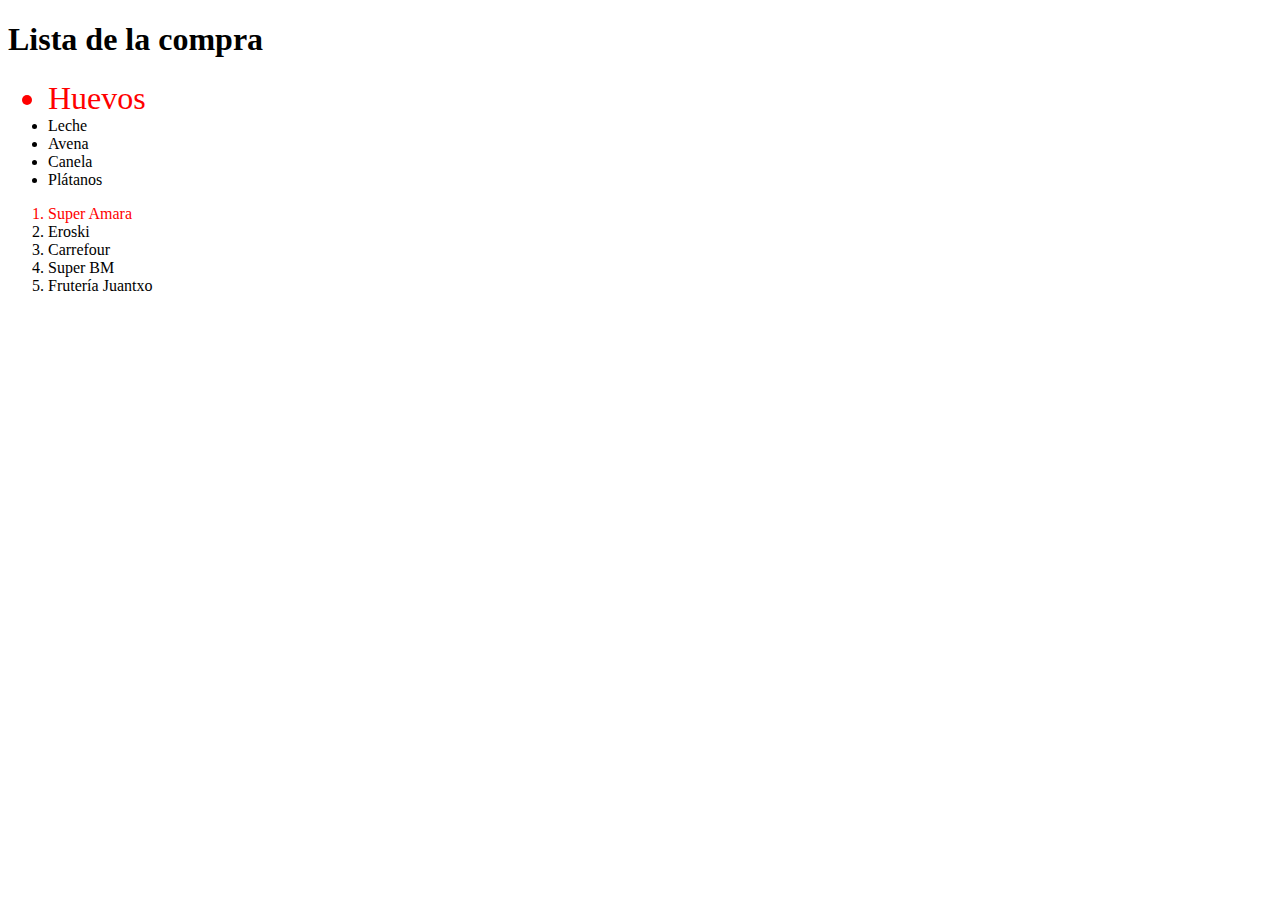
<file: 04-intro-css/index.html>
<!DOCTYPE html>
<html lang="en">
  <head>
    <meta charset="UTF-8" />
    <meta http-equiv="X-UA-Compatible" content="IE=edge" />
    <meta name="viewport" content="width=device-width, initial-scale=1.0" />
    <title>Ganando precisión con los selectores en CSS</title>
    <link rel="stylesheet" href="styles.css" />
  </head>
  <body>
    <h1 id="titulo" class="encabezado">Lista de la compra</h1>
    <ul>
      <li id="elemento-1">Huevos</li>
      <li id="elemento-2">Leche</li>
      <li id="elemento-3">Avena</li>
      <li id="elemento-4">Canela</li>
      <li id="elemento-5">Plátanos</li>
    </ul>
    <ol>
      <li id="elemento-1">Super Amara</li>
      <li id="elemento-2">Eroski</li>
      <li id="elemento-3">Carrefour</li>
      <li id="elemento-4">Super BM</li>
      <li id="elemento-5">Frutería Juantxo</li>
    </ol>
  </body>
</html>
</file>
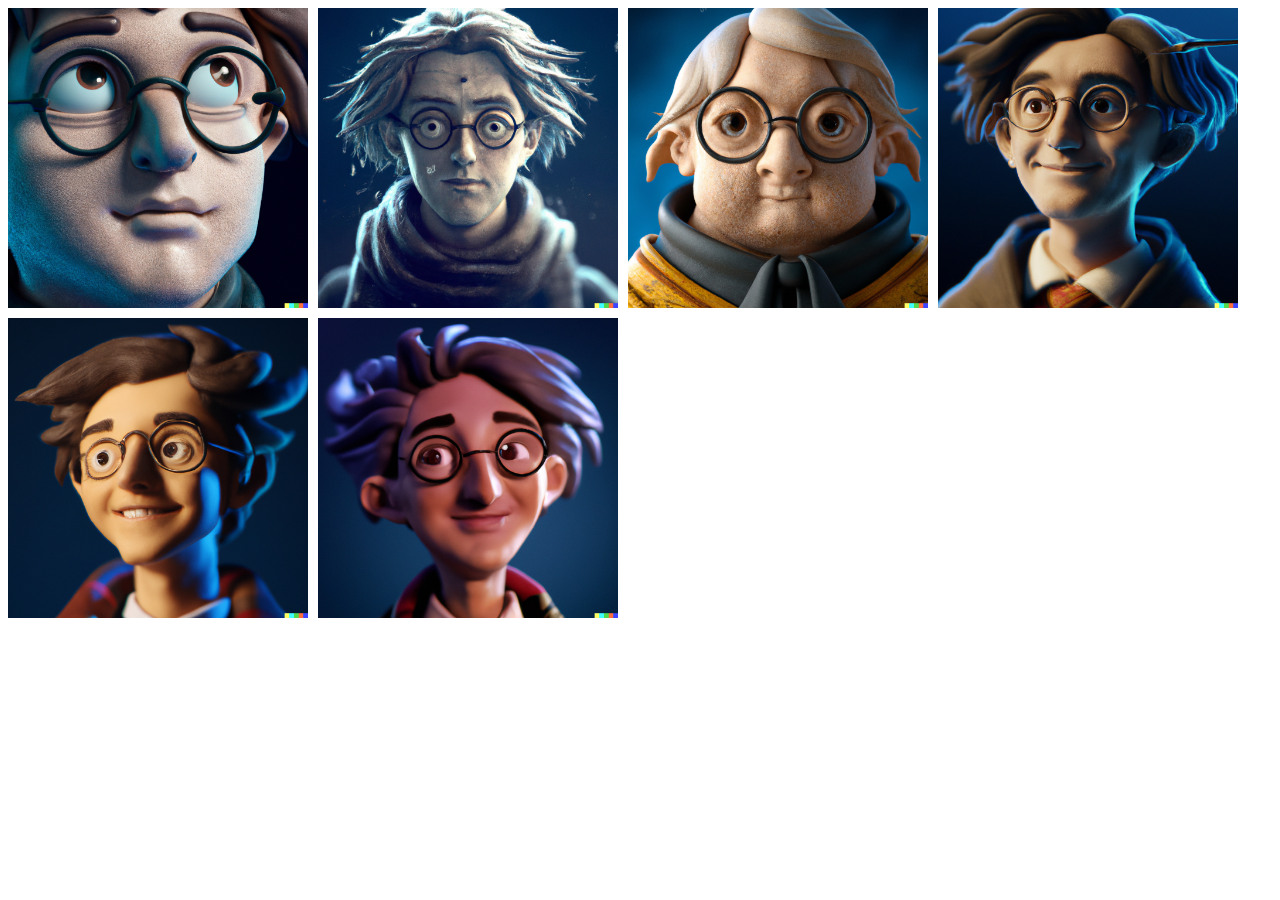
<file: 05-layout/index.html>
<!DOCTYPE html>
<html lang="en">
  <head>
    <meta charset="UTF-8" />
    <meta http-equiv="X-UA-Compatible" content="IE=edge" />
    <meta name="viewport" content="width=device-width, initial-scale=1.0" />
    <title>Disposición de elementos en CSS</title>
    <link rel="stylesheet" href="styles.css" />
  </head>
  <body>
    <div class="container">
      <img src="./assets/DALL·E-1.png" alt="DALL·E-1" class="image" />
      <img src="./assets/DALL·E-2.png" alt="DALL·E-2" class="image" />
      <img src="./assets/DALL·E-3.png" alt="DALL·E-3" class="image" />
      <img src="./assets/DALL·E-4.png" alt="DALL·E-4" class="image" />
      <img src="./assets/DALL·E-5.png" alt="DALL·E-5" class="image" />
      <img src="./assets/DALL·E-6.png" alt="DALL·E-6" class="image" />
    </div>
  </body>
</html>
</file>
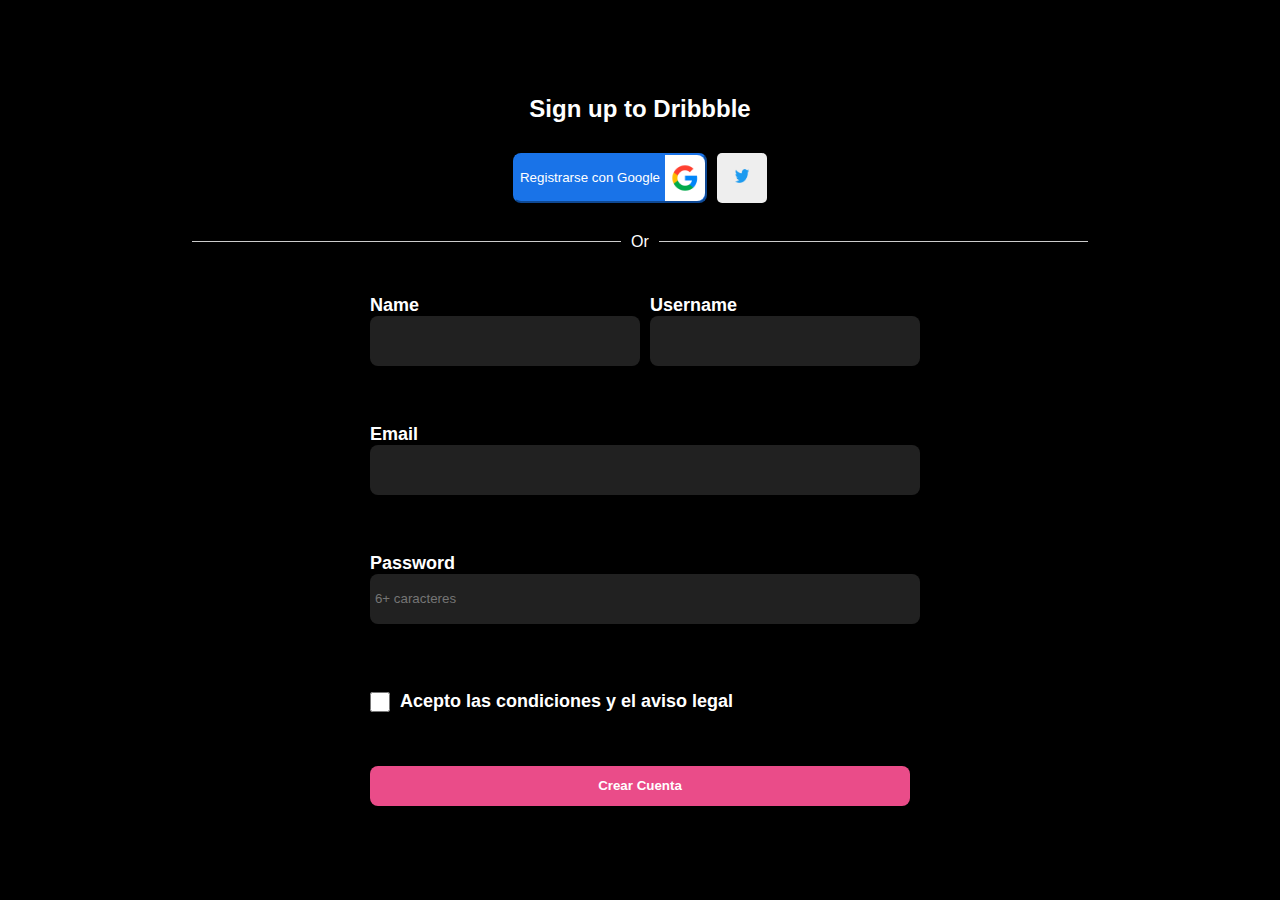
<file: 07-forms/index.html>
<!DOCTYPE html>
<html lang="en">
  <head>
    <meta charset="UTF-8" />
    <meta http-equiv="X-UA-Compatible" content="IE=edge" />
    <meta name="viewport" content="width=device-width, initial-scale=1.0" />
    <title>Document</title>
    <link rel="stylesheet" href="styles.css" />
  </head>
  <body>
    <div class="container">
      <h2>Sign up to Dribbble</h2>
      <div class="btns-signup">
        <button id="google-btn">
          <span>Registrarse con Google</span>
          <picture id="google-picture">
            <img
              src="./assets/google.png"
              alt="google"
              width="40px"
              height="40px"
            />
          </picture>
        </button>
        <button id="twitter-btn">
          <picture id="twitter-picture">
            <img
              src="./assets//twitter.webp"
              alt="twitter"
              width="14px"
              height="14px"
            />
          </picture>
        </button>
      </div>
      <div class="separator">
        <hr />
        <span>Or</span>
        <hr />
      </div>
      <form action="" method="">
        <div class="section-inputs">
          <label for="name">
            <span>Name</span>
            <input id="name" name="name" />
          </label>
          <label for="username">
            <span>Username</span>
            <input id="username" name="username" />
          </label>
        </div>
        <label for="email">
          <span>Email</span>
          <input id="email" name="email" />
        </label>
        <label for="password">
          <span>Password</span>
          <input
            type="password"
            id="password"
            name="password"
            placeholder="6+ caracteres"
          />
        </label>
        <label for="checkbox" class="checkbox-label">
          <input type="checkbox" id="checkbox" />
          <span>Acepto las condiciones y el aviso legal</span>
        </label>
        <button type="submit" class="submit-btn">Crear Cuenta</button>
      </form>
    </div>
  </body>
</html>
</file>
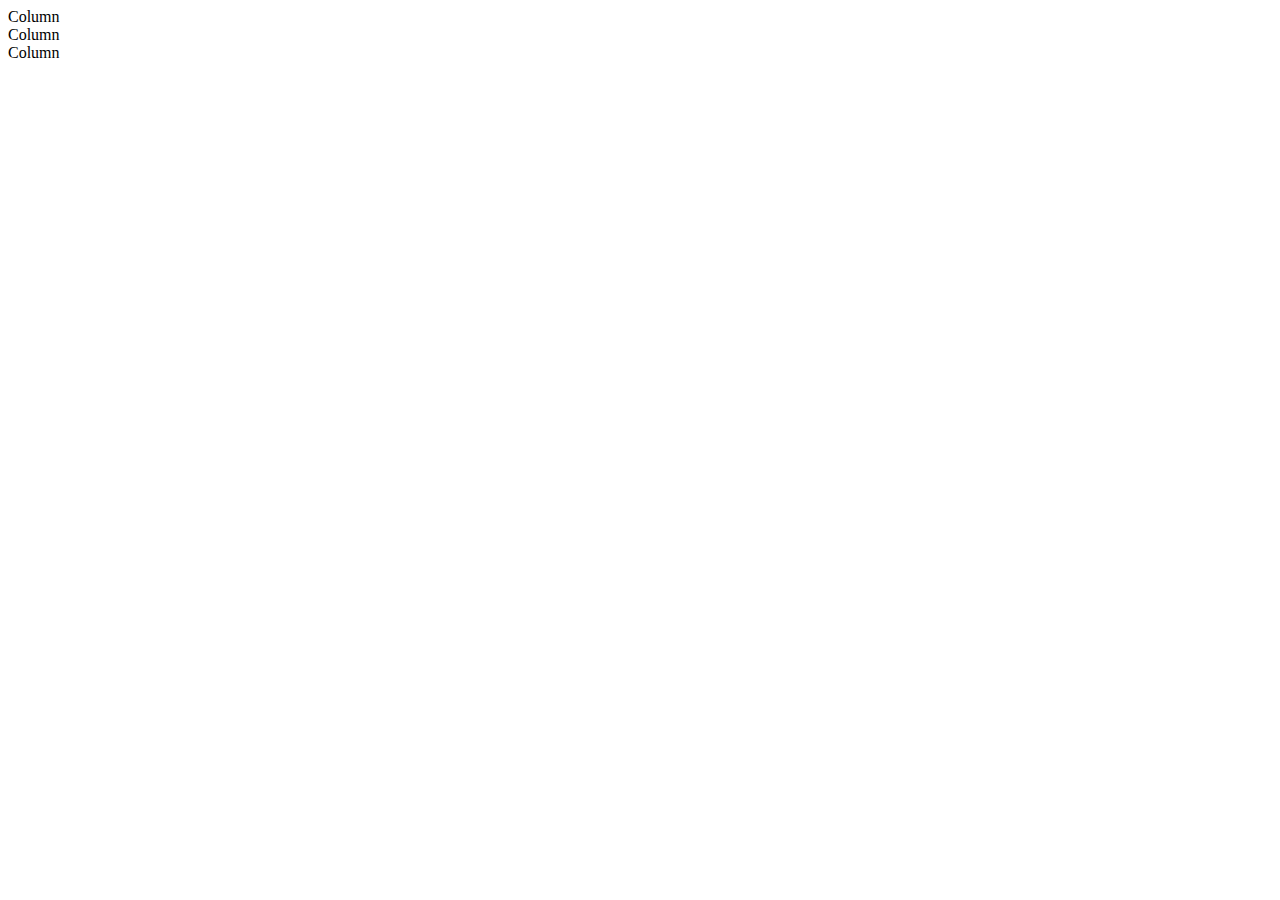
<file: 08-bootstrap/index.html>
<!DOCTYPE html>
<html lang="en">
  <head>
    <meta charset="utf-8" />
    <meta name="viewport" content="width=device-width, initial-scale=1" />
    <title>Introducción a Bootstrap</title>
    <link
      href="https://cdn.jsdelivr.net/npm/bootstrap@5.3.0-alpha1/dist/css/bootstrap.min.css"
      rel="stylesheet"
      integrity="sha384-GLhlTQ8iRABdZLl6O3oVMWSktQOp6b7In1Zl3/Jr59b6EGGoI1aFkw7cmDA6j6gD"
      crossorigin="anonymous"
    />
  </head>
  <body>
    <div class="container text-center">
      <div class="row">
        <div class="col">Column</div>
        <div class="col">Column</div>
        <div class="col">Column</div>
      </div>
    </div>
    <script
      src="https://cdn.jsdelivr.net/npm/bootstrap@5.3.0-alpha1/dist/js/bootstrap.bundle.min.js"
      integrity="sha384-w76AqPfDkMBDXo30jS1Sgez6pr3x5MlQ1ZAGC+nuZB+EYdgRZgiwxhTBTkF7CXvN"
      crossorigin="anonymous"
    ></script>
  </body>
</html>
</file>
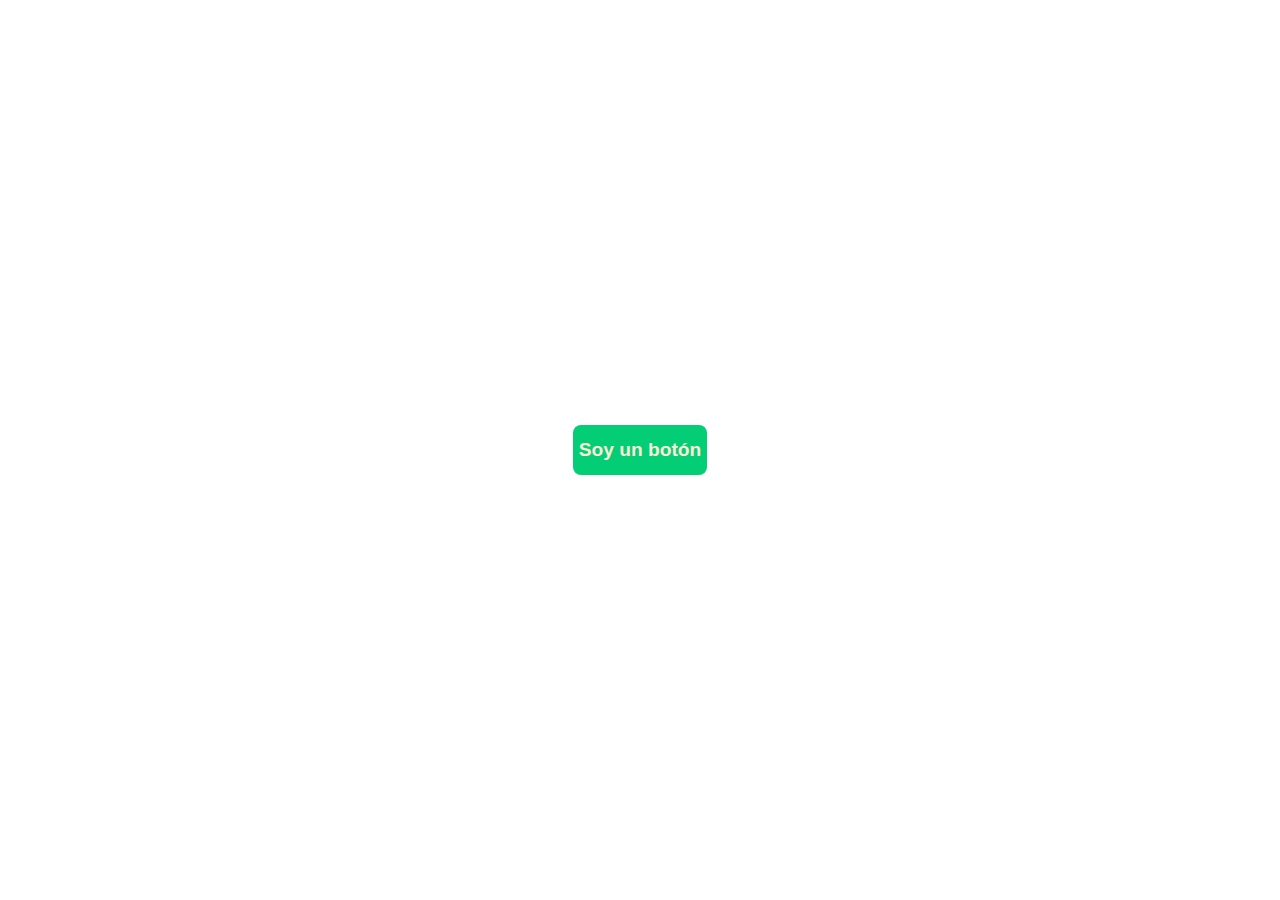
<file: 09-animations_and_transitions/index.html>
<!DOCTYPE html>
<html lang="en">
  <head>
    <meta charset="UTF-8" />
    <meta http-equiv="X-UA-Compatible" content="IE=edge" />
    <meta name="viewport" content="width=device-width, initial-scale=1.0" />
    <link rel="stylesheet" href="styles.css" />
    <title>Animaciones y transiciones en CSS</title>
  </head>
  <body>
    <div class="container">
      <button class="btn-modern">Soy un botón</button>
    </div>
  </body>
</html>
</file>
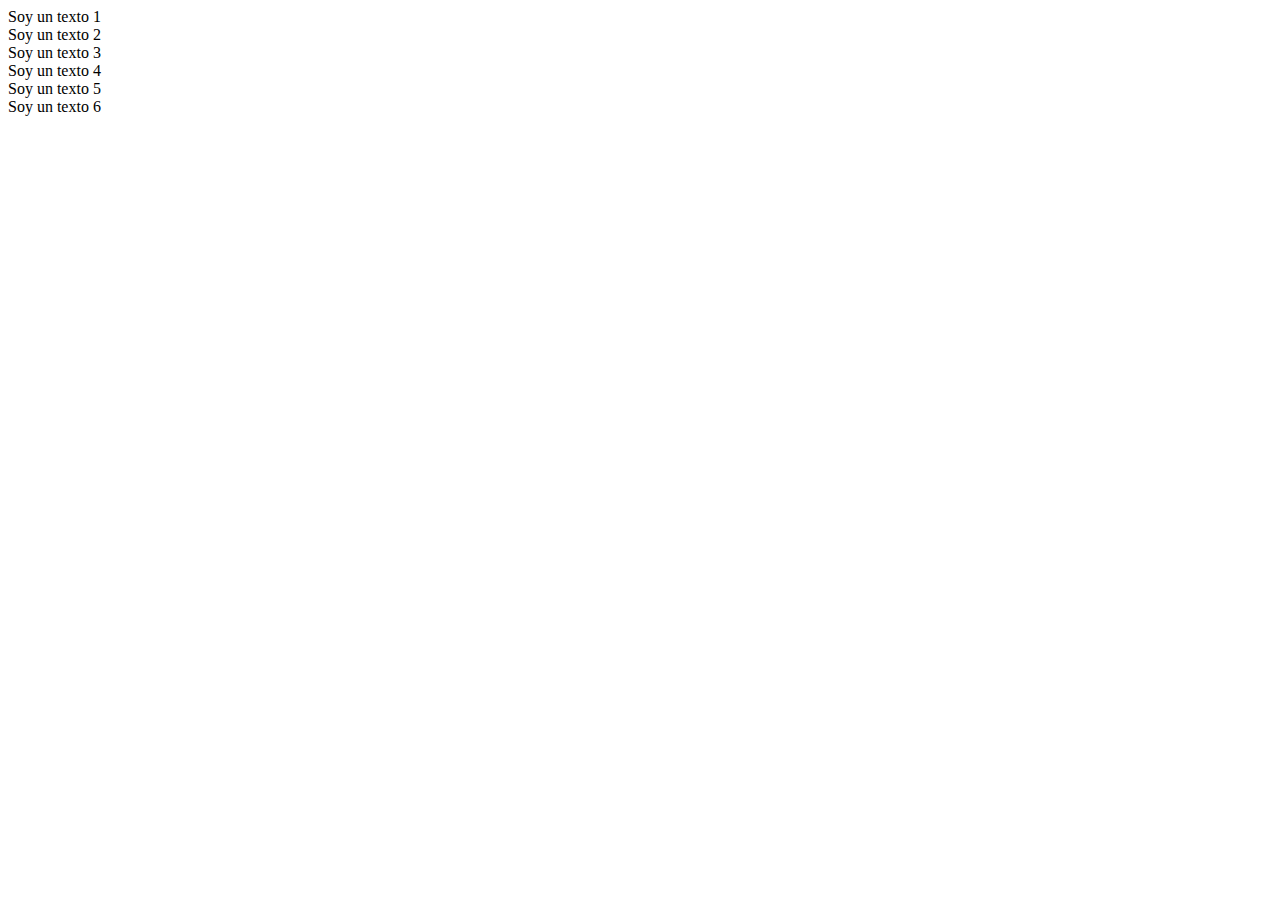
<file: 11-bootstrap/index.html>
<!DOCTYPE html>
<html lang="en">
  <head>
    <meta charset="UTF-8" />
    <meta http-equiv="X-UA-Compatible" content="IE=edge" />
    <meta name="viewport" content="width=device-width, initial-scale=1.0" />
    <title>Sistema grid de Bootstrap</title>
    <link
      href="https://cdn.jsdelivr.net/npm/bootstrap@5.1.3/dist/css/bootstrap.min.css"
      rel="stylesheet"
      integrity="sha384-1BmE4kWBq78iYhFldvKuhfTAU6auU8tT94WrHftjDbrCEXSU1oBoqyl2QvZ6jIW3"
      crossorigin="anonymous"
    />
  </head>
  <body>
    <div class="row">
      <div class="col-sm-6 col-md-4 col-lg-3 col-xl-2">Soy un texto 1</div>
      <div class="col-sm-6 col-md-4 col-lg-3 col-xl-2">Soy un texto 2</div>
      <div class="col-sm-6 col-md-4 col-lg-3 col-xl-2">Soy un texto 3</div>
      <div class="col-sm-6 col-md-4 col-lg-3 col-xl-2">Soy un texto 4</div>
      <div class="col-sm-6 col-md-4 col-lg-3 col-xl-2">Soy un texto 5</div>
      <div class="col-sm-6 col-md-4 col-lg-3 col-xl-2">Soy un texto 6</div>
    </div>
  </body>
  <script
    src="https://cdn.jsdelivr.net/npm/bootstrap@5.1.3/dist/js/bootstrap.bundle.min.js"
    integrity="sha384-ka7Sk0Gln4gmtz2MlQnikT1wXgYsOg+OMhuP+IlRH9sENBO0LRn5q+8nbTov4+1p"
    crossorigin="anonymous"
  ></script>
</html>
</file>
<file: 04-intro-css/styles.css>
#elemento-1 {
  color: red;
}

ul li#elemento-1 {
  font-size: 2rem;
}
</file>
<file: 05-layout/styles.css>
.container {
  display: flex;
  flex-wrap: wrap;
  gap: 10px;
}

.image {
  width: 300px;
}
</file>
<file: 07-forms/styles.css>
* {
  font-family: Arial, Helvetica, sans-serif;
  margin: 0;
  color: #ffffff;
}

body {
  display: flex;
  height: 100vh;
  justify-content: center;
  background-color: black;
}

.container {
  display: flex;
  flex-direction: column;
  justify-content: center;
  height: 100%;
  width: 70%;
  align-items: center;
  gap: 30px;
}

.btns-signup {
  width: 100%;
  display: flex;
  justify-content: center;
  gap: 10px;
}

.btns-signup button {
  height: 50px;
  display: flex;
  justify-content: center;
  align-items: center;
  padding: 0px 10px;
  border-radius: 8px;
  cursor: pointer;
}

#google-btn {
  background-color: #1973e8;
  border-color: #1973e8;
  padding: 0px 0px 0px 5px;
}

#twitter-btn {
  background-color: #eee;
  border: none;
  width: 50px;
  border-radius: 5px;
}

#google-picture {
  height: 100%;
  background-color: white;
  display: flex;
  justify-content: center;
  align-items: center;
  margin: 2px 0px 2px 5px;
  border-radius: 0px 8px 8px 0px;
}

#twitter-btn:hover {
  background-color: #ddd;
}

#google-btn:hover {
  opacity: 0.8;
}

.separator {
  display: flex;
  justify-content: center;
  align-items: center;
  width: 100%;
  gap: 10px;
}

.separator hr {
  flex-grow: 1;
  border: none;
  border-top: 1px solid #ccc;
}

.container form {
  display: flex;
  flex-direction: column;
  gap: 40px;
  align-items: stretch;
}

.section-inputs {
  display: flex;
  width: 100%;
  gap: 20px;
}

label {
  width: 100%;
  margin: 14px 0px 4px;
  font-weight: bold;
  font-size: large;
}

label input {
  width: 100%;
  height: 40px;
  border-radius: 8px;
  padding: 5px;
  background-color: #212121;
  border: none;
}

label input:hover {
  background-color: #454045;
}

label input:focus {
  background-color: #454045;
}

.checkbox-label {
  display: flex;
  align-items: center;
  gap: 10px;
}

.checkbox-label input[type="checkbox"] {
  width: 20px;
}

.submit-btn {
  background-color: #ea4c89;
  height: 40px;
  border-radius: 8px;
  border: none;
  font-weight: bold;
}

.submit-btn:hover {
  opacity: 0.8;
}
</file>
<file: 09-animations_and_transitions/styles.css>
.father {
  width: 400px;
  height: 400px;
  background-color: aqua;
}

.son {
  width: 50%;
  height: 50%;
  background-color: rebeccapurple;
  animation: traslation 3s ease-in-out infinite forwards alternate;
}

.father:hover .son {
  animation-play-state: paused;
}

@keyframes traslation {
  0% {
    transform: translateX(0%);
  }
  25% {
    transform: translateX(100%) translateY(0%);
  }

  50% {
    transform: translateX(100%) translateY(100%);
  }

  75% {
    transform: translateX(0%) translateY(100%);
  }

  100% {
    transform: translateX(0%) translateY(0%);
  }
}

body {
  height: 100vh;
  margin: 0;
  padding: 0;
}

.container {
  display: flex;
  height: 100%;
  justify-content: center;
  align-items: center;
}

.btn-modern {
  background-color: #03ce76;
  height: 50px;
  border: none;
  color: antiquewhite;
  border-radius: 8px;
  font-weight: 700;
  font-size: larger;
  cursor: pointer;
}

.btn-modern:hover {
  animation: animationBtn 0.4s forwards;
}

@keyframes animationBtn {
  0% {
    transform: translateY(0);
  }
  100% {
    transform: translateY(-5px);
    box-shadow: 10px 10px 5px 0px rgba(0, 0, 0, 0.75);
    background-color: #fd2d3d;
    color: black;
  }
}
</file>
